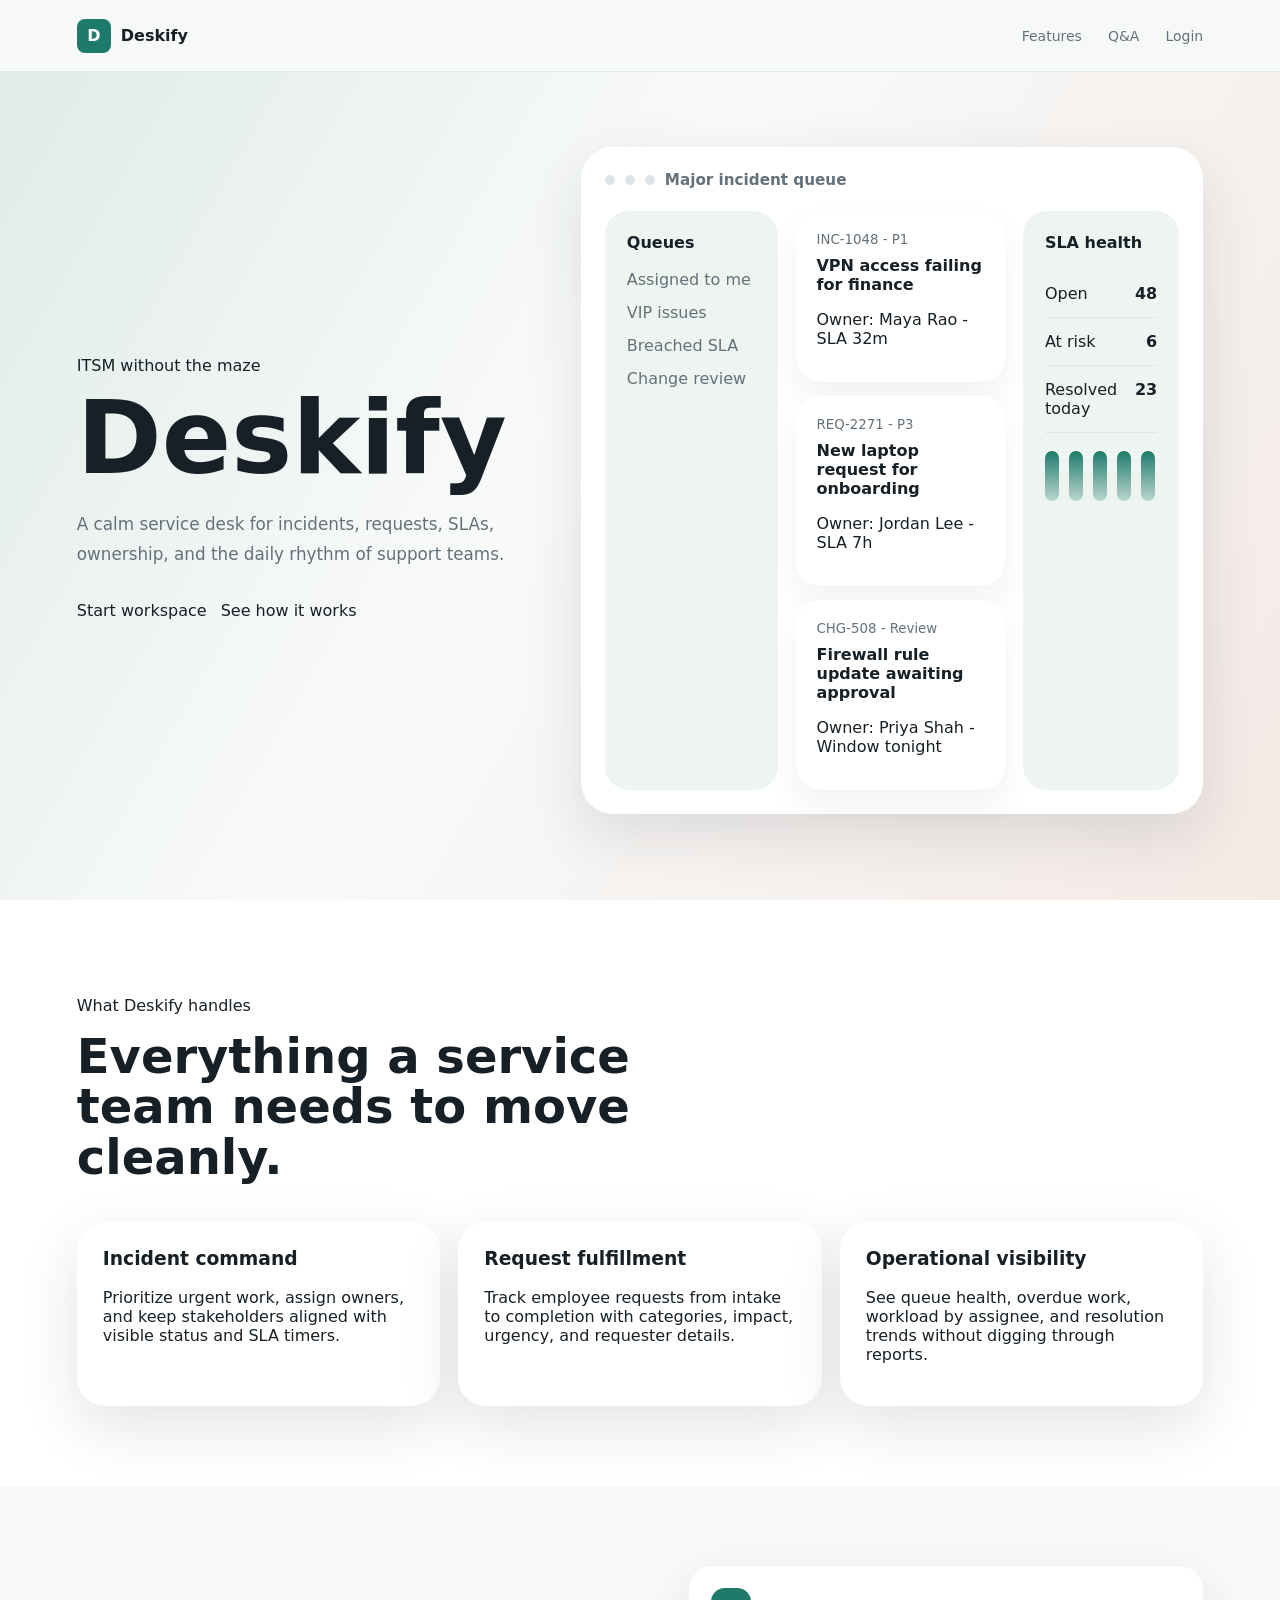
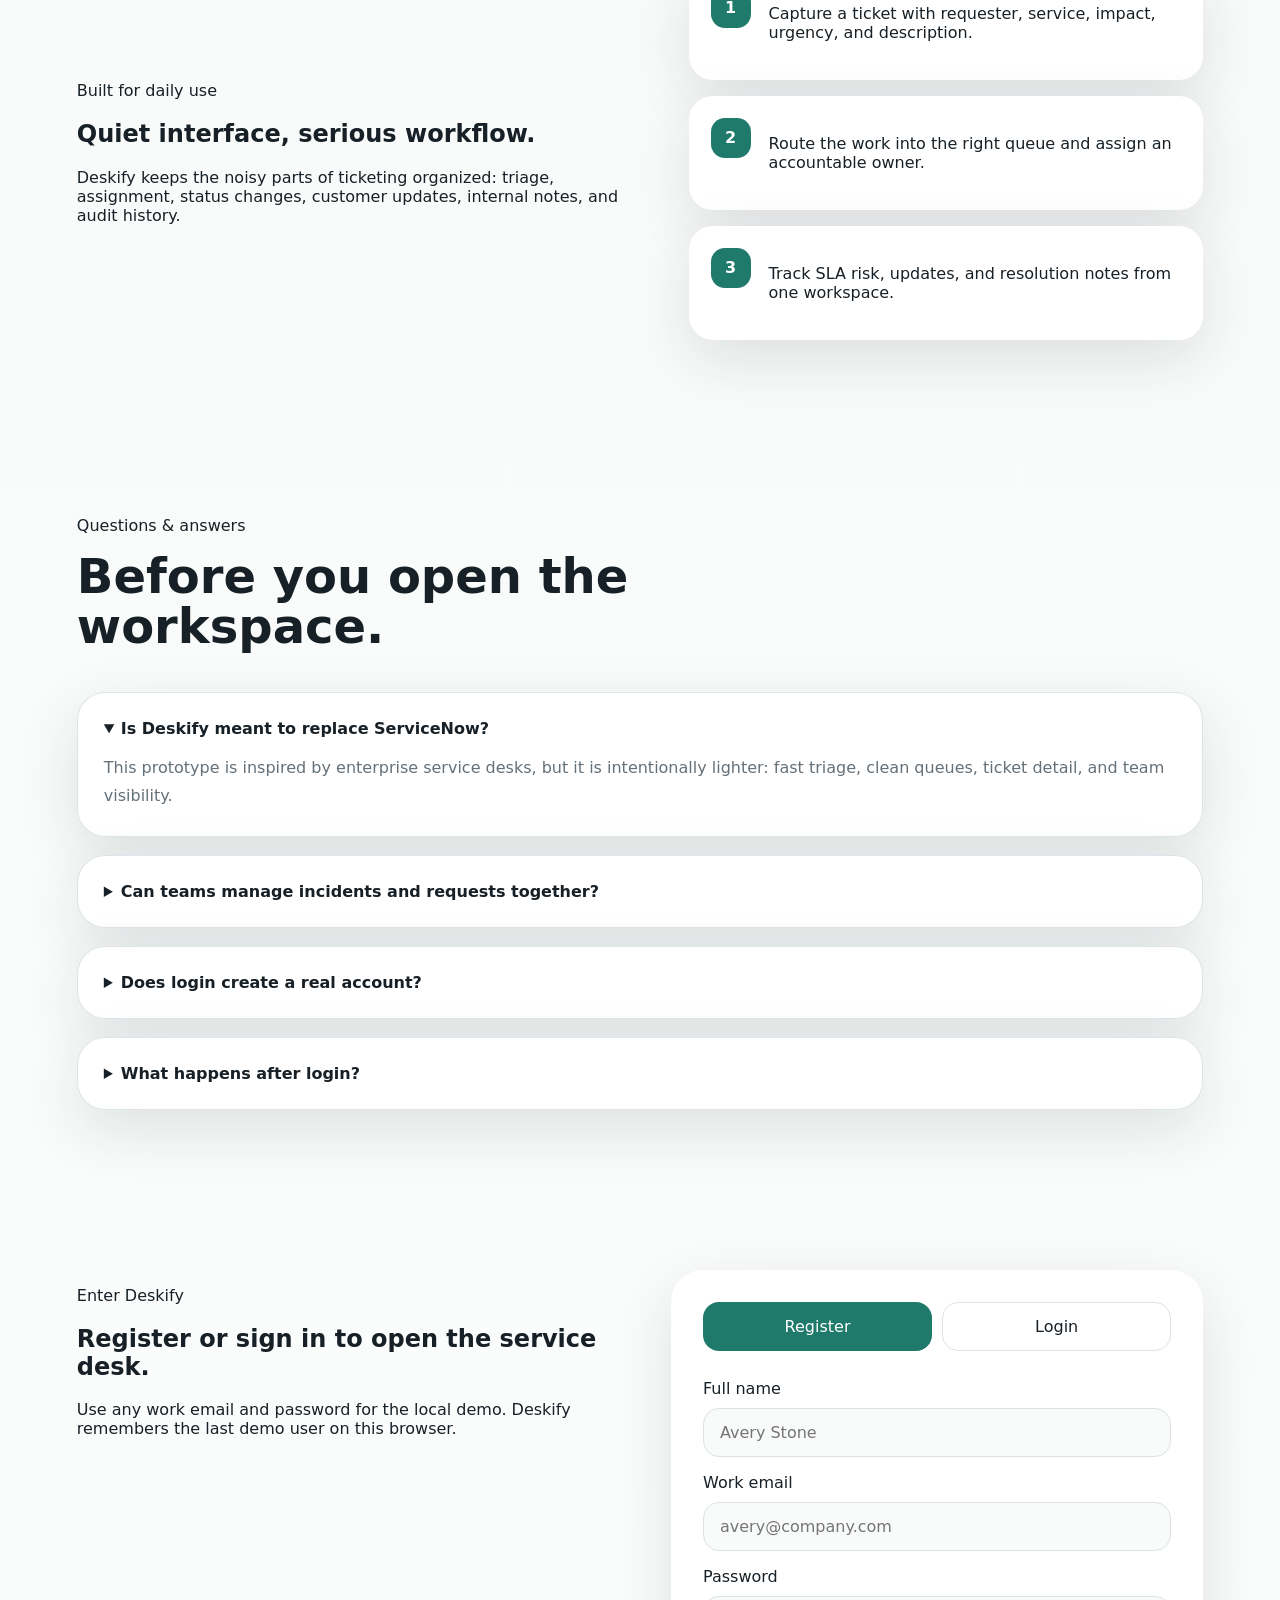
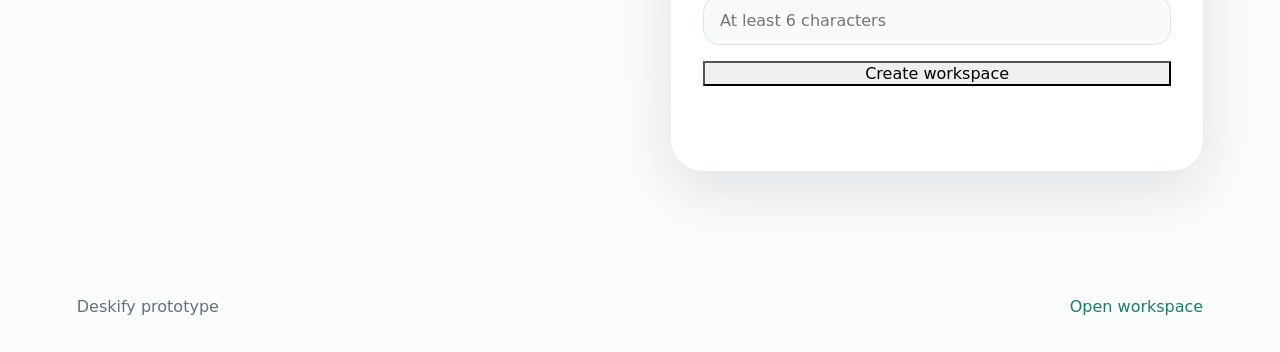
<file: index.html>
<!doctype html>
<html lang="en">
<head>
  <meta charset="utf-8">
  <meta name="viewport" content="width=device-width, initial-scale=1">
  <title>Deskify | Service desk software for modern teams</title>
  <link rel="stylesheet" href="styles.css">
</head>
<body class="site-body">
  <header class="site-header">
    <a class="brand" href="index.html" aria-label="Deskify home">
      <span class="brand-mark">D</span>
      <span>Deskify</span>
    </a>
    <nav class="site-nav" aria-label="Primary navigation">
      <a href="#features">Features</a>
      <a href="#qa">Q&A</a>
      <a href="#access">Login</a>
    </nav>
  </header>

  <main>
    <section class="hero">
      <div class="hero-copy">
        <p class="eyebrow">ITSM without the maze</p>
        <h1>Deskify</h1>
        <p class="hero-text">A calm service desk for incidents, requests, SLAs, ownership, and the daily rhythm of support teams.</p>
        <div class="hero-actions">
          <a class="button primary" href="#access">Start workspace</a>
          <a class="button secondary" href="#features">See how it works</a>
        </div>
      </div>
      <div class="hero-product" aria-label="Deskify ticket dashboard preview">
        <div class="preview-topbar">
          <span></span>
          <span></span>
          <span></span>
          <strong>Major incident queue</strong>
        </div>
        <div class="preview-grid">
          <aside class="preview-rail">
            <b>Queues</b>
            <span>Assigned to me</span>
            <span>VIP issues</span>
            <span>Breached SLA</span>
            <span>Change review</span>
          </aside>
          <div class="preview-list">
            <article>
              <small>INC-1048 - P1</small>
              <strong>VPN access failing for finance</strong>
              <p>Owner: Maya Rao - SLA 32m</p>
            </article>
            <article>
              <small>REQ-2271 - P3</small>
              <strong>New laptop request for onboarding</strong>
              <p>Owner: Jordan Lee - SLA 7h</p>
            </article>
            <article>
              <small>CHG-508 - Review</small>
              <strong>Firewall rule update awaiting approval</strong>
              <p>Owner: Priya Shah - Window tonight</p>
            </article>
          </div>
          <div class="preview-detail">
            <b>SLA health</b>
            <div class="metric-row"><span>Open</span><strong>48</strong></div>
            <div class="metric-row"><span>At risk</span><strong>6</strong></div>
            <div class="metric-row"><span>Resolved today</span><strong>23</strong></div>
            <div class="mini-chart"><i></i><i></i><i></i><i></i><i></i></div>
          </div>
        </div>
      </div>
    </section>

    <section class="section band" id="features">
      <div class="section-heading">
        <p class="eyebrow">What Deskify handles</p>
        <h2>Everything a service team needs to move cleanly.</h2>
      </div>
      <div class="feature-grid">
        <article>
          <h3>Incident command</h3>
          <p>Prioritize urgent work, assign owners, and keep stakeholders aligned with visible status and SLA timers.</p>
        </article>
        <article>
          <h3>Request fulfillment</h3>
          <p>Track employee requests from intake to completion with categories, impact, urgency, and requester details.</p>
        </article>
        <article>
          <h3>Operational visibility</h3>
          <p>See queue health, overdue work, workload by assignee, and resolution trends without digging through reports.</p>
        </article>
      </div>
    </section>

    <section class="section split-section">
      <div>
        <p class="eyebrow">Built for daily use</p>
        <h2>Quiet interface, serious workflow.</h2>
        <p>Deskify keeps the noisy parts of ticketing organized: triage, assignment, status changes, customer updates, internal notes, and audit history.</p>
      </div>
      <div class="workflow-list">
        <div><span>1</span><p>Capture a ticket with requester, service, impact, urgency, and description.</p></div>
        <div><span>2</span><p>Route the work into the right queue and assign an accountable owner.</p></div>
        <div><span>3</span><p>Track SLA risk, updates, and resolution notes from one workspace.</p></div>
      </div>
    </section>

    <section class="section qa-section" id="qa">
      <div class="section-heading">
        <p class="eyebrow">Questions & answers</p>
        <h2>Before you open the workspace.</h2>
      </div>
      <div class="qa-grid">
        <details open>
          <summary>Is Deskify meant to replace ServiceNow?</summary>
          <p>This prototype is inspired by enterprise service desks, but it is intentionally lighter: fast triage, clean queues, ticket detail, and team visibility.</p>
        </details>
        <details>
          <summary>Can teams manage incidents and requests together?</summary>
          <p>Yes. The workspace includes incidents, requests, changes, priorities, categories, owners, status, and SLA state in one queue.</p>
        </details>
        <details>
          <summary>Does login create a real account?</summary>
          <p>For this local prototype, registration and login save a demo session in your browser only. No data is sent anywhere.</p>
        </details>
        <details>
          <summary>What happens after login?</summary>
          <p>You land in the Deskify workspace, where you can filter tickets, create new ones, inspect details, update status, and add timeline notes.</p>
        </details>
      </div>
    </section>

    <section class="section access-section" id="access">
      <div class="access-copy">
        <p class="eyebrow">Enter Deskify</p>
        <h2>Register or sign in to open the service desk.</h2>
        <p>Use any work email and password for the local demo. Deskify remembers the last demo user on this browser.</p>
      </div>
      <div class="auth-panel" aria-label="Deskify registration and login">
        <div class="tabs" role="tablist" aria-label="Authentication options">
          <button class="tab active" type="button" data-auth-tab="register">Register</button>
          <button class="tab" type="button" data-auth-tab="login">Login</button>
        </div>
        <form class="auth-form active" id="registerForm">
          <label>
            Full name
            <input name="name" autocomplete="name" required placeholder="Avery Stone">
          </label>
          <label>
            Work email
            <input name="email" type="email" autocomplete="email" required placeholder="avery@company.com">
          </label>
          <label>
            Password
            <input name="password" type="password" autocomplete="new-password" required minlength="6" placeholder="At least 6 characters">
          </label>
          <button class="button primary full" type="submit">Create workspace</button>
        </form>
        <form class="auth-form" id="loginForm">
          <label>
            Work email
            <input name="email" type="email" autocomplete="email" required placeholder="avery@company.com">
          </label>
          <label>
            Password
            <input name="password" type="password" autocomplete="current-password" required placeholder="Your demo password">
          </label>
          <button class="button primary full" type="submit">Open Deskify</button>
        </form>
        <p class="form-note" id="authNote" role="status"></p>
      </div>
    </section>
  </main>

  <footer class="site-footer">
    <span>Deskify prototype</span>
    <a href="app.html">Open workspace</a>
  </footer>

  <script src="home.js"></script>
</body>
</html>
</file>
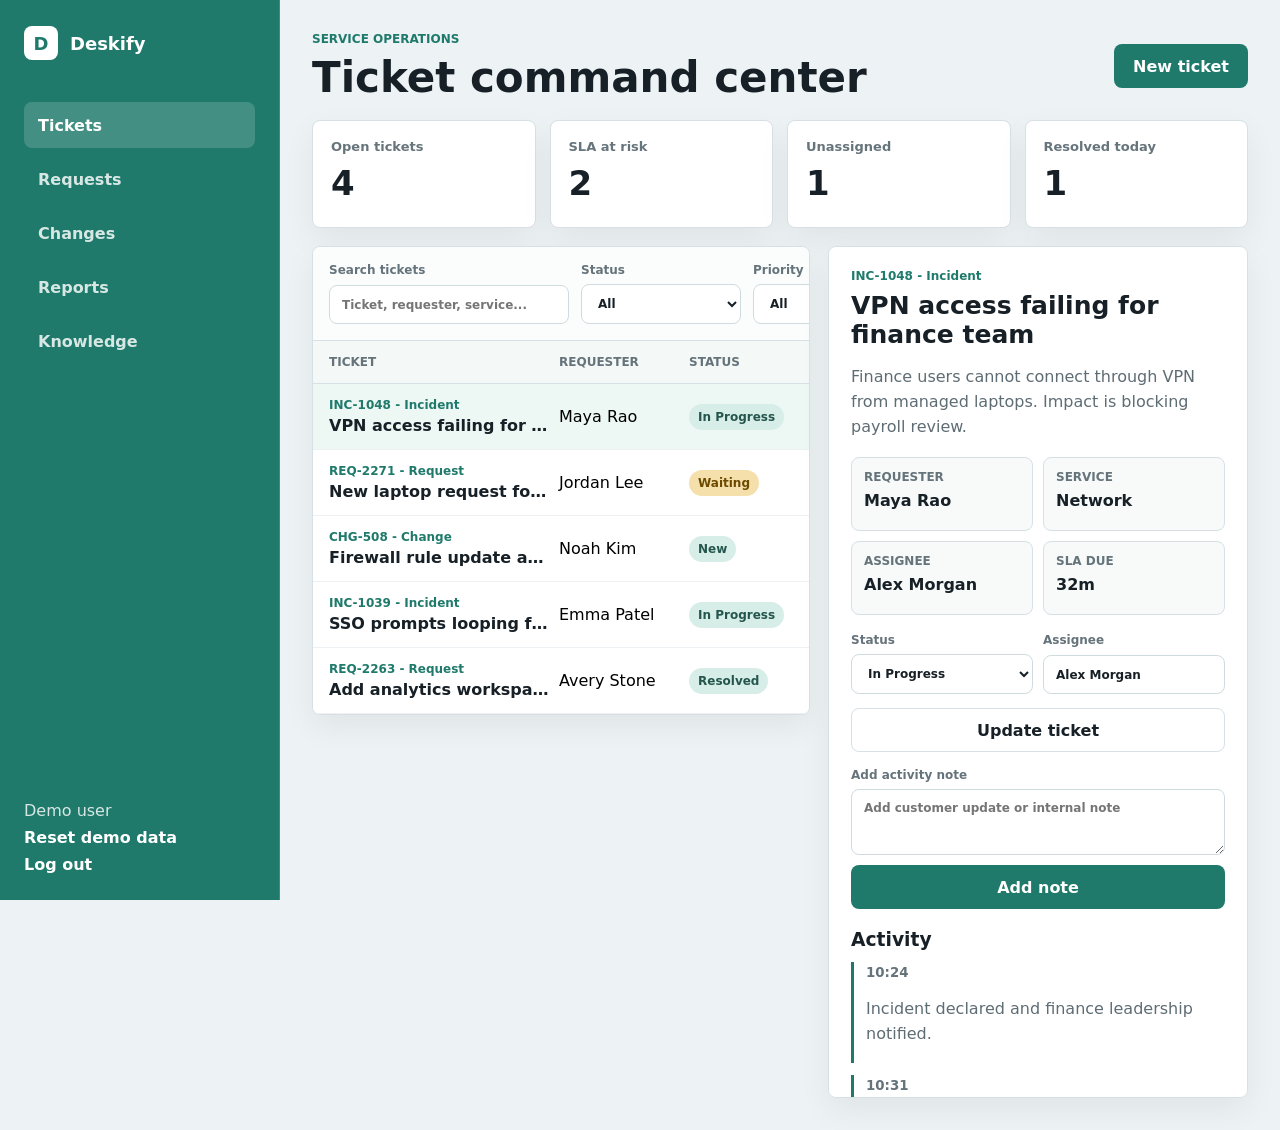
<file: app.html>
<!doctype html>
<html lang="en">
<head>
  <meta charset="utf-8">
  <meta name="viewport" content="width=device-width, initial-scale=1">
  <title>Deskify Workspace</title>
  <link rel="stylesheet" href="styles.css?v=4">
  <link rel="stylesheet" href="deskify-workspace.css?v=2">
  <link rel="stylesheet" href="deskify-workspace.css?v=3">
  <style>
    body.app-body{display:grid!important;grid-template-columns:280px minmax(0,1fr)!important;min-height:100vh!important;overflow-x:hidden;background:#edf2f4!important;color:#172026}
    .app-body .workspace{min-width:0!important;padding:32px!important}
    .app-body .workspace-header{display:flex!important;align-items:center!important;justify-content:space-between!important;gap:18px!important;margin-bottom:20px!important}
    .app-body .workspace-header h1{margin:0!important;font-size:42px!important;line-height:1.05!important}
    .app-body .button{appearance:none!important;display:inline-flex!important;align-items:center!important;justify-content:center!important;min-height:44px!important;border:1px solid transparent!important;border-radius:8px!important;padding:0 18px!important;cursor:pointer!important;font-weight:900!important}
    .app-body .button.primary{color:#fff!important;background:#1f7a6b!important}
    .app-body .button.secondary{color:#172026!important;border-color:#d7e0e5!important;background:#fff!important}
    .app-body .button.full{width:100%!important}
    .app-body .kpi-strip{display:grid!important;grid-template-columns:repeat(4,minmax(0,1fr))!important;gap:14px!important;margin-bottom:18px!important}
    .app-body .kpi-strip article{min-height:108px!important;padding:18px!important;border:1px solid #d7e0e5!important;border-radius:8px!important;background:#fff!important;box-shadow:0 12px 32px rgba(23,32,38,.06)!important}
    .app-body .kpi-strip span{display:block!important;color:#66747c!important;font-size:13px!important;font-weight:800!important}
    .app-body .kpi-strip strong{display:block!important;margin-top:12px!important;font-size:34px!important;line-height:1!important}
    .app-body .tool-layout{display:grid!important;grid-template-columns:minmax(0,1fr) 420px!important;gap:18px!important;align-items:start!important}
    .app-body .queue-panel,.app-body .detail-panel{min-width:0!important;overflow:hidden!important;border:1px solid #d7e0e5!important;border-radius:8px!important;background:#fff!important;box-shadow:0 12px 32px rgba(23,32,38,.06)!important}
    .app-body .toolbar{display:grid!important;grid-template-columns:minmax(240px,1fr) 160px 140px!important;gap:12px!important;padding:16px!important;border-bottom:1px solid #d7e0e5!important;background:#fbfcfc!important}
    .app-body label{display:grid!important;gap:7px!important;color:#65737b!important;font-size:12px!important;font-weight:900!important}
    .app-body input,.app-body select,.app-body textarea{width:100%!important;max-width:100%!important;border:1px solid #d0dbe0!important;border-radius:8px!important;padding:11px 12px!important;color:#172026!important;background:#fff!important}
    .app-body .ticket-table{width:100%!important;overflow:hidden!important}
    .app-body .table-head,.app-body .ticket-row{display:grid!important;grid-template-columns:minmax(220px,1.7fr) minmax(120px,.85fr) 110px 78px 88px!important;gap:10px!important;align-items:center!important;width:100%!important;min-width:0!important;padding:14px 16px!important}
    .app-body .table-head{color:#65737b!important;border-bottom:1px solid #d7e0e5!important;background:#f4f8f7!important;font-size:12px!important;font-weight:900!important;text-transform:uppercase!important}
    .app-body .ticket-row{appearance:none!important;border:0!important;border-bottom:1px solid #edf1f3!important;background:#fff!important;cursor:pointer!important;text-align:left!important}
    .app-body .ticket-row:hover,.app-body .ticket-row.active{background:#edf7f4!important}
    .app-body .ticket-row>span,.app-body .table-head>span{min-width:0!important}
    .app-body .ticket-id{display:block!important;color:#1f7a6b!important;font-size:12px!important;font-weight:900!important;white-space:nowrap!important;overflow:hidden!important;text-overflow:ellipsis!important}
    .app-body .ticket-summary{display:block!important;margin-top:4px!important;color:#172026!important;font-weight:900!important;white-space:nowrap!important;overflow:hidden!important;text-overflow:ellipsis!important}
    .app-body .pill{display:inline-flex!important;align-items:center!important;justify-content:center!important;max-width:100%!important;min-height:26px!important;border-radius:999px!important;padding:0 9px!important;font-size:12px!important;font-weight:900!important;white-space:nowrap!important;overflow:hidden!important;text-overflow:ellipsis!important}
    .app-body .pill.p1,.app-body .pill.risk{color:#fff!important;background:#b73737!important}.app-body .pill.p2{color:#fff!important;background:#d45f3c!important}.app-body .pill.p3{color:#fff!important;background:#3c6e99!important}.app-body .pill.p4,.app-body .pill.good,.app-body .pill.new,.app-body .pill.in-progress,.app-body .pill.resolved{color:#24564d!important;background:#d7eee8!important}.app-body .pill.waiting{color:#6c4a00!important;background:#f5dfaa!important}
    .app-body .detail-panel{position:sticky!important;top:24px!important;max-height:calc(100vh - 48px)!important;overflow-y:auto!important;padding:22px!important}
    .app-body .detail-title{margin:8px 0 12px!important;font-size:25px!important;line-height:1.16!important}
    .app-body .detail-panel p{color:#5e6c74!important;line-height:1.55!important}
    .app-body .detail-meta{display:grid!important;grid-template-columns:1fr 1fr!important;gap:10px!important;margin:18px 0!important}
    .app-body .detail-meta div{min-width:0!important;min-height:74px!important;padding:12px!important;border:1px solid #d7e0e5!important;border-radius:8px!important;background:#f7faf9!important}
    .app-body .detail-meta span{display:block!important;color:#65737b!important;font-size:12px!important;font-weight:900!important;text-transform:uppercase!important}
    .app-body .detail-meta strong{display:block!important;margin-top:7px!important;overflow-wrap:anywhere!important}
    .app-body .detail-actions{display:grid!important;grid-template-columns:1fr 1fr!important;gap:10px!important;margin-bottom:14px!important}
    .app-body .note-box{display:grid!important;gap:10px!important;margin-top:16px!important}
    .app-body .timeline{display:grid!important;gap:12px!important;margin-top:20px!important}
    .app-body .timeline h3{margin:0!important}.app-body .timeline article{border-left:3px solid #1f7a6b!important;padding-left:12px!important}.app-body .timeline small{color:#65737b!important;font-weight:900!important}
    .app-body .insight-layout{display:grid!important;grid-template-columns:minmax(0,1fr) minmax(320px,420px)!important;gap:18px!important;align-items:start!important}
    .app-body .report-grid{display:grid!important;grid-template-columns:repeat(3,minmax(0,1fr))!important;gap:14px!important;grid-column:1/-1!important}
    .app-body .report-grid article,.app-body .insight-panel,.app-body .knowledge-grid article{border:1px solid #d7e0e5!important;border-radius:8px!important;background:#fff!important;box-shadow:0 12px 32px rgba(23,32,38,.06)!important}
    .app-body .report-grid article{min-height:132px!important;padding:20px!important}.app-body .insight-panel{padding:20px!important}.app-body .knowledge-grid{display:grid!important;grid-template-columns:repeat(2,minmax(0,1fr))!important;gap:18px!important;grid-column:1/-1!important}.app-body .knowledge-grid article{display:grid!important;gap:12px!important;padding:20px!important}
    .app-body .report-hero,.app-body .report-grid{display:grid!important;grid-template-columns:repeat(3,minmax(0,1fr))!important;gap:14px!important;grid-column:1/-1!important}
    .app-body .report-hero article,.app-body .report-grid article,.app-body .insight-panel,.app-body .knowledge-shell,.app-body .article-panel{border:1px solid #d7e0e5!important;border-radius:8px!important;background:#fff!important;box-shadow:0 12px 32px rgba(23,32,38,.06)!important}
    .app-body .report-hero article,.app-body .report-grid article{min-height:132px!important;padding:20px!important}.app-body .insight-panel{padding:20px!important}
    .app-body .knowledge-shell{overflow:hidden!important}.app-body .knowledge-toolbar{display:grid!important;grid-template-columns:minmax(260px,1fr) 180px!important;gap:12px!important;padding:16px!important;border-bottom:1px solid #d7e0e5!important;background:#fbfcfc!important}.app-body .knowledge-list{display:grid!important}
    .app-body .article-row{display:grid!important;gap:5px!important;width:100%!important;border:0!important;border-bottom:1px solid #edf1f3!important;padding:16px!important;background:#fff!important;cursor:pointer!important;text-align:left!important}.app-body .article-row:hover,.app-body .article-row.active{background:#edf7f4!important}.app-body .article-row span{color:#1f7a6b!important;font-size:12px!important;font-weight:900!important;text-transform:uppercase!important}.app-body .article-row em{color:#65737b!important;font-style:normal!important;font-weight:800!important}
    .app-body .article-panel{position:sticky!important;top:24px!important;padding:22px!important}.app-body .article-meta{display:grid!important;grid-template-columns:repeat(3,minmax(0,1fr))!important;gap:10px!important;margin:18px 0!important}.app-body .article-meta div{padding:12px!important;border:1px solid #d7e0e5!important;border-radius:8px!important;background:#f7faf9!important}.app-body .article-steps{display:grid!important;gap:10px!important;margin:18px 0!important;padding-left:22px!important;line-height:1.55!important}.app-body .article-actions{display:grid!important;grid-template-columns:1fr 1fr!important;gap:10px!important;margin-top:12px!important}
    @media (max-width:1260px){.app-body .tool-layout,.app-body .insight-layout{grid-template-columns:1fr!important}.app-body .detail-panel{position:static!important;max-height:none!important}}
    @media (max-width:860px){body.app-body{grid-template-columns:1fr!important}.app-body .workspace{padding:18px!important}.app-body .workspace-header{align-items:stretch!important;flex-direction:column!important}.app-body .toolbar,.app-body .kpi-strip,.app-body .detail-actions,.app-body .detail-meta,.app-body .report-grid,.app-body .knowledge-grid{grid-template-columns:1fr!important}}
    @media (max-width:860px){body.app-body{grid-template-columns:1fr!important}.app-body .workspace{padding:18px!important}.app-body .workspace-header{align-items:stretch!important;flex-direction:column!important}.app-body .toolbar,.app-body .kpi-strip,.app-body .detail-actions,.app-body .detail-meta,.app-body .report-hero,.app-body .report-grid,.app-body .knowledge-toolbar,.app-body .article-meta,.app-body .article-actions{grid-template-columns:1fr!important}}
  </style>
</head>
<body class="app-body">
  <aside class="sidebar">
    <a class="brand" href="index.html">
      <span class="brand-mark">D</span>
      <span>Deskify</span>
    </a>
    <nav class="side-nav" aria-label="Workspace navigation">
      <button class="active" type="button" data-view="tickets">Tickets</button>
      <button type="button" data-view="requests">Requests</button>
      <button type="button" data-view="changes">Changes</button>
      <button type="button" data-view="reports">Reports</button>
      <button type="button" data-view="knowledge">Knowledge</button>
    </nav>
    <div class="sidebar-footer">
      <span id="userName">Demo user</span>
      <button class="text-button" id="resetDataButton" type="button">Reset demo data</button>
      <button class="text-button" id="logoutButton" type="button">Log out</button>
    </div>
  </aside>

  <main class="workspace">
    <header class="workspace-header">
      <div>
        <p class="eyebrow" id="workspaceEyebrow">Service operations</p>
        <h1 id="workspaceTitle">Ticket command center</h1>
      </div>
      <button class="button primary" id="newTicketButton" type="button">New ticket</button>
    </header>

    <section class="kpi-strip" aria-label="Ticket health metrics">
      <article><span>Open tickets</span><strong id="metricOpen">0</strong></article>
      <article><span>SLA at risk</span><strong id="metricRisk">0</strong></article>
      <article><span>Unassigned</span><strong id="metricUnassigned">0</strong></article>
      <article><span>Resolved today</span><strong id="metricResolved">0</strong></article>
    </section>

    <section class="tool-layout" id="toolLayout">
      <div class="queue-panel">
        <div class="toolbar">
          <label class="search-field">
            Search tickets
            <input id="searchInput" placeholder="Ticket, requester, service...">
          </label>
          <label>
            Status
            <select id="statusFilter">
              <option value="All">All</option>
              <option value="New">New</option>
              <option value="In Progress">In Progress</option>
              <option value="Waiting">Waiting</option>
              <option value="Resolved">Resolved</option>
            </select>
          </label>
          <label>
            Priority
            <select id="priorityFilter">
              <option value="All">All</option>
              <option value="P1">P1</option>
              <option value="P2">P2</option>
              <option value="P3">P3</option>
              <option value="P4">P4</option>
            </select>
          </label>
        </div>
        <div class="ticket-table" role="table" aria-label="Tickets">
          <div class="table-head" role="row">
            <span>Ticket</span>
            <span>Requester</span>
            <span>Status</span>
            <span>Priority</span>
            <span>SLA</span>
          </div>
          <div id="ticketRows"></div>
        </div>
      </div>

      <aside class="detail-panel" id="detailPanel" aria-live="polite">
        <p class="empty-state">Select a ticket to view details.</p>
      </aside>
    </section>
  </main>

  <dialog class="ticket-dialog" id="ticketDialog">
    <form method="dialog" id="ticketForm">
      <div class="dialog-header">
        <h2>Create ticket</h2>
        <button class="icon-button" value="cancel" type="submit" aria-label="Close">x</button>
      </div>
      <div class="form-grid">
        <label>
          Type
          <select name="type" required>
            <option>Incident</option>
            <option>Request</option>
            <option>Change</option>
          </select>
        </label>
        <label>
          Requester
          <input name="requester" required placeholder="Customer name">
        </label>
        <label>
          Service
          <input name="service" required placeholder="Service name">
        </label>
        <label>
          Summary
          <input name="summary" required placeholder="Brief summary">
        </label>
        <label>
          Description
          <textarea name="description" rows="4" required placeholder="Detailed description"></textarea>
        </label>
        <label>
          Priority
          <select name="priority" required>
            <option>P1</option>
            <option>P2</option>
            <option>P3</option>
            <option>P4</option>
          </select>
        </label>
        <label>
          Assignee
          <input name="assignee" placeholder="Assignee name">
        </label>
        <label>
          SLA
          <input name="sla" placeholder="e.g. 8h">
        </label>
      </div>
      <div class="dialog-actions">
        <button class="button secondary" type="submit" value="cancel">Cancel</button>
        <button class="button primary" id="saveTicketButton" type="submit">Create ticket</button>
      </div>
    </form>
  </dialog>

  <script src="app.js?v=4"></script>
  <script src="app.js?v=5"></script>
</body>
</html>
</file>
<file: styles.css>
:root {
  --ink: #172026;
  --muted: #64717a;
  --line: #dbe3e8;
  --panel: #ffffff;
  --soft: #eef5f1;
  --brand: #1f7a6b;
  --brand-dark: #15594f;
  --accent: #d45f3c;
  --gold: #c69222;
  --blue: #3c6e99;
  --danger: #b73737;
  --shadow: 0 20px 60px rgba(23, 32, 38, 0.12);
  --surface: #ffffff;
  --primary: #1f7a6b;
}

* {
  box-sizing: border-box;
}

html {
  scroll-behavior: smooth;
}

body {
  margin: 0;
  font-family: Inter, ui-sans-serif, system-ui, -apple-system, BlinkMacSystemFont, "Segoe UI", sans-serif;
  color: var(--ink);
  background: #f7f9f8;
  letter-spacing: 0;
}

a {
  color: inherit;
  text-decoration: none;
}

button,
input,
select,
textarea {
  font: inherit;
}

button {
  appearance: none;
}

img,
svg {
  display: block;
  max-width: 100%;
}

/* Landing page */

.site-body {
  min-height: 100vh;
  background: linear-gradient(180deg, #f7f9f8 0%, #fbfdfc 100%);
}

.site-header {
  position: sticky;
  top: 0;
  z-index: 10;
  display: flex;
  align-items: center;
  justify-content: space-between;
  min-height: 72px;
  padding: 0 6vw;
  border-bottom: 1px solid rgba(219, 227, 232, 0.8);
  background: rgba(247, 249, 248, 0.92);
  backdrop-filter: blur(14px);
}

.brand {
  display: inline-flex;
  align-items: center;
  gap: 10px;
  font-weight: 800;
}

.brand-mark {
  display: grid;
  width: 34px;
  height: 34px;
  place-items: center;
  border-radius: 8px;
  color: #fff;
  background: var(--brand);
}

.site-nav {
  display: flex;
  gap: 26px;
  color: var(--muted);
  font-size: 14px;
}

.site-nav a:hover {
  color: var(--ink);
}

.hero {
  display: grid;
  grid-template-columns: minmax(280px, 0.85fr) minmax(420px, 1.15fr);
  gap: 44px;
  align-items: center;
  min-height: calc(100vh - 72px);
  padding: 52px 6vw 64px;
  background:
    linear-gradient(120deg, rgba(31, 122, 107, 0.11), rgba(255, 255, 255, 0.22) 42%, rgba(212, 95, 60, 0.1)),
    #f7f9f8;
}

.hero-copy {
  max-width: 560px;
}

.hero-copy .eyebrow {
  margin-bottom: 16px;
}

.hero h1 {
  margin: 0;
  font-size: clamp(58px, 8vw, 120px);
  line-height: 0.92;
}

.hero-text {
  margin: 24px 0 32px;
  max-width: 560px;
  color: var(--muted);
  font-size: 1.05rem;
  line-height: 1.8;
}

.hero-actions {
  display: flex;
  flex-wrap: wrap;
  gap: 14px;
}

.hero-product {
  padding: 24px;
  border-radius: 32px;
  background: #fff;
  box-shadow: var(--shadow);
}

.preview-topbar {
  display: flex;
  align-items: center;
  gap: 10px;
  margin-bottom: 22px;
  color: var(--muted);
  font-size: 0.95rem;
}

.preview-topbar span {
  width: 10px;
  height: 10px;
  display: block;
  border-radius: 999px;
  background: #dbe3e8;
}

.preview-grid {
  display: grid;
  grid-template-columns: 1fr 1.2fr 0.9fr;
  gap: 18px;
}

.preview-rail,
.preview-detail {
  padding: 22px;
  border-radius: 24px;
  background: var(--soft);
}

.preview-rail b,
.preview-detail b {
  display: block;
  margin-bottom: 18px;
}

.preview-rail span {
  display: block;
  margin-bottom: 14px;
  color: var(--muted);
}

.preview-list {
  display: grid;
  gap: 14px;
}

.preview-list article {
  padding: 18px 20px;
  border-radius: 24px;
  background: #fff;
  box-shadow: 0 16px 32px rgba(23, 32, 38, 0.06);
}

.preview-list small {
  color: var(--muted);
}

.preview-list strong {
  display: block;
  margin: 8px 0 6px;
}

.preview-detail .metric-row {
  display: flex;
  justify-content: space-between;
  gap: 12px;
  padding: 14px 0;
  border-bottom: 1px solid rgba(219, 227, 232, 0.8);
}

.preview-detail .metric-row:last-child {
  border-bottom: none;
}

.preview-detail strong {
  color: var(--ink);
}

.mini-chart {
  display: flex;
  gap: 10px;
  margin-top: 18px;
}

.mini-chart i {
  width: 14px;
  height: 50px;
  display: block;
  border-radius: 999px;
  background: linear-gradient(180deg, #1f7a6b 0%, rgba(31, 122, 107, 0.25) 100%);
}

.section {
  padding: 80px 6vw;
}

.section.band {
  background: #fff;
}

.section-heading {
  max-width: 640px;
  margin-bottom: 40px;
}

.section-heading h2 {
  margin: 12px 0 0;
  font-size: clamp(32px, 4vw, 48px);
  line-height: 1.05;
}

.feature-grid,
.qa-grid {
  display: grid;
  gap: 18px;
}

.feature-grid {
  grid-template-columns: repeat(3, minmax(0, 1fr));
}

.feature-grid article,
.qa-grid details {
  padding: 26px;
  border-radius: 28px;
  background: #fff;
  box-shadow: var(--shadow);
}

.feature-grid h3 {
  margin-top: 0;
}

.qa-grid details {
  border: 1px solid rgba(219, 227, 232, 0.9);
}

.qa-grid summary {
  cursor: pointer;
  font-weight: 700;
}

.qa-grid p {
  margin: 16px 0 0;
  color: var(--muted);
  line-height: 1.75;
}

.split-section {
  display: grid;
  grid-template-columns: 1fr 0.9fr;
  gap: 40px;
  align-items: center;
}

.workflow-list {
  display: grid;
  gap: 16px;
}

.workflow-list div {
  display: grid;
  grid-template-columns: 40px 1fr;
  gap: 18px;
  align-items: start;
  padding: 22px;
  border-radius: 24px;
  background: #fff;
  box-shadow: var(--shadow);
}

.workflow-list span {
  display: inline-flex;
  width: 40px;
  height: 40px;
  align-items: center;
  justify-content: center;
  border-radius: 14px;
  background: var(--brand);
  color: #fff;
  font-weight: 800;
}

.access-section {
  display: grid;
  grid-template-columns: 1fr 0.95fr;
  gap: 34px;
  align-items: start;
  padding-bottom: 100px;
}

.access-copy {
  max-width: 520px;
}

.auth-panel {
  padding: 32px;
  border-radius: 32px;
  background: #fff;
  box-shadow: var(--shadow);
}

.tabs {
  display: flex;
  gap: 10px;
  margin-bottom: 28px;
}

.tab {
  flex: 1;
  border: 1px solid var(--line);
  background: transparent;
  color: var(--ink);
  padding: 14px 18px;
  border-radius: 16px;
  cursor: pointer;
}

.tab.active {
  border-color: transparent;
  background: var(--brand);
  color: #fff;
}

.auth-form {
  display: none;
  gap: 16px;
}

.auth-form.active {
  display: grid;
}

.auth-form label {
  display: grid;
  gap: 10px;
}

.auth-form input {
  border: 1px solid var(--line);
  border-radius: 16px;
  background: #f8fbf9;
  padding: 14px 16px;
}

.form-note {
  margin-top: 18px;
  color: var(--muted);
  min-height: 1.2rem;
}

.site-footer {
  display: flex;
  justify-content: space-between;
  gap: 16px;
  align-items: center;
  padding: 26px 6vw 36px;
  color: var(--muted);
}

.site-footer a {
  color: var(--brand);
}

/* App page */

body.app-body {
  display: grid;
  grid-template-columns: 280px minmax(0, 1fr);
  min-height: 100vh;
  color: #1a2228;
  background: #eef2f4;
}

.app-body .sidebar {
  position: sticky;
  top: 0;
  display: flex;
  flex-direction: column;
  height: 100vh;
  padding: 26px 24px;
  border-right: 1px solid rgba(255, 255, 255, 0.14);
  background: #1f7a6b;
  color: #fff;
}

.app-body .brand {
  gap: 12px;
  color: #fff;
  font-size: 18px;
}

.app-body .brand-mark {
  color: #1f7a6b;
  background: #fff;
}

.app-body .side-nav {
  display: grid;
  gap: 8px;
  margin-top: 42px;
}

.app-body .side-nav button {
  width: 100%;
  min-height: 46px;
  border: 0;
  border-radius: 8px;
  padding: 0 14px;
  color: rgba(255, 255, 255, 0.82);
  background: transparent;
  cursor: pointer;
  text-align: left;
  font-weight: 800;
}

.app-body .side-nav button.active,
.app-body .side-nav button:hover {
  color: #fff;
  background: rgba(255, 255, 255, 0.16);
}

.app-body .sidebar-footer {
  margin-top: auto;
  display: grid;
  gap: 8px;
  color: rgba(255, 255, 255, 0.82);
}

.app-body .text-button {
  border: 0;
  padding: 0;
  color: #fff;
  background: transparent;
  cursor: pointer;
  text-align: left;
  font-weight: 900;
}

.app-body .workspace {
  min-width: 0;
  padding: 34px;
}

.app-body .workspace-header {
  display: flex;
  align-items: center;
  justify-content: space-between;
  gap: 18px;
  margin-bottom: 20px;
}

.app-body .workspace-header h1 {
  margin: 0;
  font-size: 40px;
  line-height: 1.05;
}

.app-body .eyebrow {
  margin: 0 0 10px;
  color: #1f7a6b;
  font-size: 12px;
  font-weight: 900;
  text-transform: uppercase;
}

@media (max-width: 1080px) {
  .hero,
  .split-section,
  .access-section,
  .app-body {
    grid-template-columns: 1fr;
  }

  .site-header,
  .hero,
  .section,
  .site-footer,
  .workspace {
    padding-left: 6vw;
    padding-right: 6vw;
  }

  .preview-grid {
    grid-template-columns: 1fr;
  }
}

@media (max-width: 760px) {
  .site-nav {
    display: none;
  }

  .hero {
    min-height: auto;
    padding-top: 32px;
  }

  .feature-grid,
  .qa-grid,
  .workflow-list {
    grid-template-columns: 1fr;
  }

  .toolbar {
    grid-template-columns: 1fr;
  }

  .ticket-table,
  .table-head,
  .ticket-row {
    grid-template-columns: 1fr;
  }

  .button.full {
    width: 100%;
  }
}
</file>
<file: deskify-workspace.css>
/* Deskify workspace overrides */
.sidebar-footer {
  display: flex;
  flex-direction: column;
  gap: 10px;
}
.text-button {
  background: transparent;
  border: 1px solid rgba(255,255,255,0.35);
  color: #fff;
  border-radius: 999px;
  padding: 10px 14px;
  cursor: pointer;
}
.text-button:hover {
  background: rgba(255,255,255,0.12);
}

.app-body .insight-layout {
  display: grid !important;
  grid-template-columns: minmax(0, 1fr) minmax(320px, 420px) !important;
  gap: 18px !important;
  align-items: start !important;
}

.app-body .report-hero,
.app-body .report-grid {
  display: grid !important;
  grid-template-columns: repeat(3, minmax(0, 1fr)) !important;
  gap: 14px !important;
  grid-column: 1 / -1 !important;
}

.app-body .report-hero article,
.app-body .report-grid article,
.app-body .insight-panel,
.app-body .knowledge-grid article,
.app-body .knowledge-shell,
.app-body .article-panel {
  border: 1px solid #d7e0e5 !important;
  border-radius: 8px !important;
  background: #fff !important;
  box-shadow: 0 12px 32px rgba(23, 32, 38, .06) !important;
}

.app-body .report-hero article,
.app-body .report-grid article {
  min-height: 132px !important;
  padding: 20px !important;
}

.app-body .report-hero span,
.app-body .report-grid span {
  color: #65737b !important;
  font-size: 13px !important;
  font-weight: 900 !important;
}

.app-body .report-hero strong,
.app-body .report-grid strong {
  display: block !important;
  margin-top: 10px !important;
  font-size: 38px !important;
}

.app-body .report-hero p,
.app-body .report-grid p,
.app-body .insight-panel p,
.app-body .knowledge-grid p,
.app-body .article-panel p,
.app-body .knowledge-shell p {
  color: #5e6c74 !important;
  line-height: 1.55 !important;
}

.app-body .insight-panel {
  padding: 20px !important;
}

.app-body .insight-panel h2,
.app-body .knowledge-grid h2 {
  margin: 0 0 16px !important;
  font-size: 22px !important;
}

.app-body .bar-row {
  position: relative !important;
  display: grid !important;
  grid-template-columns: 1fr auto !important;
  gap: 12px !important;
  align-items: center !important;
  margin-top: 14px !important;
  padding-bottom: 12px !important;
  border-bottom: 1px solid #edf1f3 !important;
}

.app-body .bar-row i {
  grid-column: 1 / -1 !important;
  display: block !important;
  height: 8px !important;
  max-width: 100% !important;
  border-radius: 999px !important;
  background: #1f7a6b !important;
}

.app-body .priority-donut {
  display: grid !important;
  grid-template-columns: repeat(2, minmax(0, 1fr)) !important;
  gap: 12px !important;
}

.app-body .priority-donut div {
  min-height: 86px !important;
  padding: 14px !important;
  border: 1px solid #d7e0e5 !important;
  border-radius: 8px !important;
  background: #f7faf9 !important;
}

.app-body .priority-donut span {
  color: #65737b !important;
  font-weight: 900 !important;
}

.app-body .priority-donut strong {
  display: block !important;
  margin-top: 8px !important;
  font-size: 30px !important;
}

.app-body .mini-ticket {
  display: grid !important;
  width: 100% !important;
  gap: 5px !important;
  margin-top: 10px !important;
  border: 1px solid #d7e0e5 !important;
  border-radius: 8px !important;
  padding: 12px !important;
  background: #fbfcfc !important;
  cursor: pointer !important;
  text-align: left !important;
  font-weight: 900 !important;
}

.app-body .mini-ticket span {
  color: #1f7a6b !important;
  font-size: 12px !important;
  font-weight: 900 !important;
}

.app-body .knowledge-grid {
  display: grid !important;
  grid-template-columns: repeat(2, minmax(0, 1fr)) !important;
  gap: 18px !important;
  grid-column: 1 / -1 !important;
}

.app-body .knowledge-shell {
  overflow: hidden !important;
}

.app-body .knowledge-toolbar {
  display: grid !important;
  grid-template-columns: minmax(260px, 1fr) 180px !important;
  gap: 12px !important;
  padding: 16px !important;
  border-bottom: 1px solid #d7e0e5 !important;
  background: #fbfcfc !important;
}

.app-body .knowledge-list {
  display: grid !important;
  gap: 12px !important;
}
</file>
